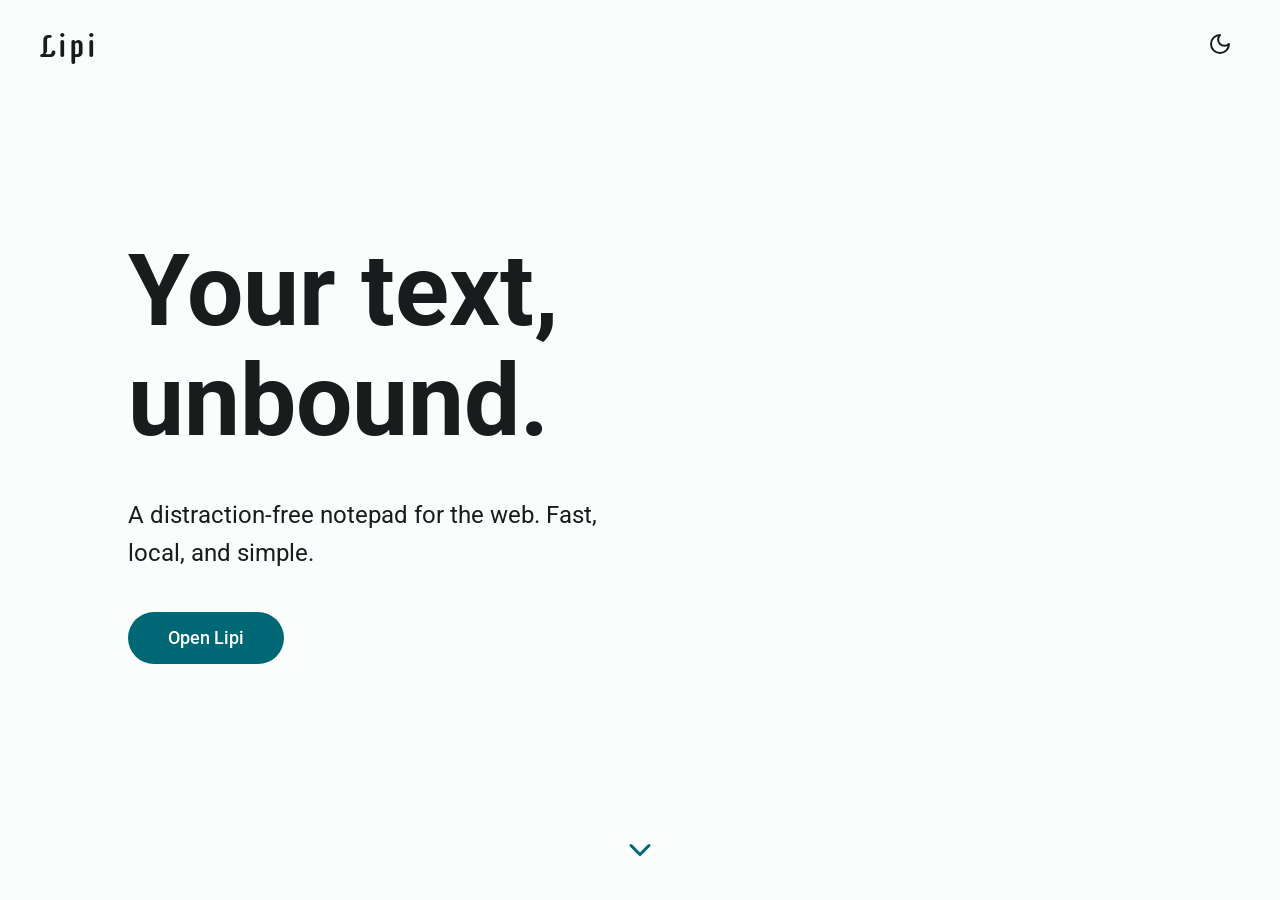
<file: index.html>
<!DOCTYPE html>
<html lang="en">

<head>
    <meta charset="UTF-8">
    <meta name="viewport" content="width=device-width, initial-scale=1.0">
    <title>Lipi | The Web Notepad</title>

    <link rel="preconnect" href="https://fonts.googleapis.com">
    <link rel="preconnect" href="https://fonts.gstatic.com" crossorigin>
    <link
        href="https://fonts.googleapis.com/css2?family=JetBrains+Mono&family=Roboto:wght@400;500;700&family=Supermercado+One&display=swap"
        rel="stylesheet">

    <meta name="theme-color" content="#006874">
    <link rel="icon" type="image/png" href="app/icons/icon.png">
    <link rel="icon" type="image/svg+xml" href="app/icons/icon.svg">
    <link rel="apple-touch-icon" href="app/icons/icon-192.png">
    <link rel="manifest" href="manifest.json">

    <link rel="stylesheet" href="style.css">
    <script src="app/js/sw-register.js"></script>
</head>

<body>

    <header id="main-header">
        <a href="#" class="logo-container">
            <span class="logo-text brand-font">Lipi</span>
            <div class="logo-svg-mask"></div>
        </a>
        <button id="theme-toggle" class="icon-btn" aria-label="Toggle Theme">
            <svg xmlns="http://www.w3.org/2000/svg" width="24" height="24" viewBox="0 0 24 24" fill="none"
                stroke="currentColor" stroke-width="2" stroke-linecap="round" stroke-linejoin="round"
                class="theme-icon">
                <path d="M12 3a6 6 0 0 0 9 9 9 9 0 1 1-9-9Z" />
            </svg>
        </button>
    </header>

    <main class="scroller">

        <section class="snap-section hero-section" id="hero">
            <div class="content">
                <h1 class="brand-hero animate-on-snap">Your text,<br>unbound.</h1>
                <p class="body-large animate-on-snap delay-1">A distraction-free notepad for the web. Fast, local, and
                    simple.</p>
                <div class="button-group animate-on-snap delay-2">
                    <a href="app/app.html" class="btn btn-primary">Open Lipi</a>
                    <button id="install-btn" class="btn btn-secondary" style="display: none;">Install PWA</button>
                </div>
            </div>
            <div class="scroll-indicator">
                <svg xmlns="http://www.w3.org/2000/svg" width="36" height="36" viewBox="0 0 24 24" fill="none"
                    stroke="currentColor" stroke-width="2" stroke-linecap="round" stroke-linejoin="round">
                    <path d="m6 9 6 6 6-6" />
                </svg>
            </div>
        </section>

        <section class="snap-section feature-section alt-bg">
            <div class="content">
                <h2 class="brand-font animate-on-snap">Open. Edit.<br>Leave.</h2>
                <p class="body-large animate-on-snap delay-1">
                    Open a file, make your changes, and move on. No accounts, no uploads, no extra steps. Works across
                    modern browsers, with additional native-like features available on supported browsers.
                    <span class="tooltip-wrapper">
                        <svg xmlns="http://www.w3.org/2000/svg" width="24" height="24" viewBox="0 0 24 24"
                            fill="currentColor" class="info-icon">
                            <path
                                d="M11 17h2v-6h-2v6Zm1-8q.425 0 .713-.288T13 8q0-.425-.288-.713T12 7q-.425 0-.713.288T11 8q0 .425.288.713T12 9Zm0 13q-2.075 0-3.9-.788t-3.175-2.137q-1.35-1.35-2.137-3.175T2 12q0-2.075.788-3.9t2.137-3.175q1.35-1.35 3.175-2.137T12 2q2.075 0 3.9.788t3.175 2.137q1.35 1.35 2.137 3.175T22 12q0 2.075-.788 3.9t-2.137 3.175q-1.35 1.35-3.175 2.137T12 22Zm0-2q3.35 0 5.675-2.325T20 12q0-3.35-2.325-5.675T12 4Q8.65 4 6.325 6.325T4 12q0 3.35 2.325 5.675T12 20Zm0-8Z" />
                        </svg>
                        <span class="m3-tooltip">
                            Direct editing requires the <a
                                href="https://developer.mozilla.org/en-US/docs/Web/API/File_System_API" target="_blank"
                                rel="noopener noreferrer">File System Access API</a>, available on Chromium-based
                            browsers (Chrome, Edge, Opera).
                        </span>
                    </span>
                </p>
            </div>
        </section>

        <section class="snap-section feature-section">
            <div class="content">
                <h2 class="brand-font animate-on-snap">Your files.<br>Any text.</h2>
                <p class="body-large animate-on-snap delay-1">From plain text to Markdown. Anything on the go.</p>
            </div>
        </section>

        <section class="snap-section feature-section alt-bg-2">
            <div class="content">
                <h2 class="brand-font animate-on-snap">Looks right,<br>naturally.</h2>
                <p class="body-large animate-on-snap delay-1">Clean, simple, familiar from the moment you open it.</p>
                <div class="button-group animate-on-snap delay-2" style="margin-top: 2rem;">
                    <a href="app/app.html" class="btn btn-primary">Start Writing</a>
                </div>
            </div>
        </section>

        <footer class="snap-footer alt-bg">
            <div class="footer-content animate-on-snap">
                <div class="footer-logo brand-font">Lipi</div>
                <div class="footer-links">
                    <a href="https://github.com/if-true001/Lipi" target="_blank">Repository</a>
                    <a href="app/app.html">Launch App</a>
                </div>
                <p class="footer-credits label-large">Built for the web. Strictly local.</p>

                <div class="footer-social">
                    <a href="https://github.com/if-true001/Lipi" target="_blank" aria-label="GitHub">
                        <svg xmlns="http://www.w3.org/2000/svg" width="28" height="28" viewBox="0 0 24 24"
                            fill="currentColor">
                            <path
                                d="M12 0c-6.626 0-12 5.373-12 12 0 5.302 3.438 9.8 8.207 11.387.599.111.793-.261.793-.577v-2.234c-3.338.726-4.033-1.416-4.033-1.416-.546-1.387-1.333-1.756-1.333-1.756-1.089-.745.083-.729.083-.729 1.205.084 1.839 1.237 1.839 1.237 1.07 1.834 2.807 1.304 3.492.997.107-.775.418-1.305.762-1.604-2.665-.305-5.467-1.334-5.467-5.931 0-1.311.469-2.381 1.236-3.221-.124-.303-.535-1.524.117-3.176 0 0 1.008-.322 3.301 1.23.957-.266 1.983-.399 3.003-.404 1.02.005 2.047.138 3.006.404 2.291-1.552 3.297-1.23 3.297-1.23.653 1.653.242 2.874.118 3.176.77.84 1.235 1.911 1.235 3.221 0 4.609-2.807 5.624-5.479 5.921.43.372.823 1.102.823 2.222v3.293c0 .319.192.694.801.576 4.765-1.589 8.199-6.086 8.199-11.386 0-6.627-5.373-12-12-12z" />
                        </svg>
                    </a>
                </div>
            </div>
        </footer>

    </main>

    <script src="script.js"></script>
</body>

</html>
</file>
<file: style.css>
:root {
    /* Lipi Light Mode Variables */
    --md-sys-color-primary: #006874; 
    --md-sys-color-on-primary: #ffffff;
    --md-sys-color-primary-container: #97f0ff;
    --md-sys-color-on-primary-container: #001f24;
    --md-sys-color-surface: #fbfdfd;
    --md-sys-color-on-surface: #191c1d; 
    --md-sys-color-surface-container: #eff1f1;
    --md-sys-color-surface-container-high: #e9ecec;
    --md-sys-color-outline: #6f797a;
    
    --md-sys-typescale-display-large-font: 'Roboto', system-ui, -apple-system, sans-serif;
    --editor-font-family: 'JetBrains Mono', 'Courier New', Courier, monospace;
    
    --md-sys-typescale-display-large-size: 57px;
    --md-sys-typescale-label-large-size: 14px;
    --md-sys-shape-corner-full: 9999px;

    /* Motion */
    --transition-snappy: all 0.4s cubic-bezier(0.2, 0, 0, 1);
    --animation-easing: cubic-bezier(0.2, 0, 0, 1);
}

/* Lipi Dark Mode Overrides */
[data-theme="dark"] {
    --md-sys-color-primary: #4fd8eb;
    --md-sys-color-on-primary: #00363d;
    --md-sys-color-primary-container: #004f58;
    --md-sys-color-on-primary-container: #97f0ff;
    --md-sys-color-surface: #191c1d;
    --md-sys-color-on-surface: #e1e3e3; 
    --md-sys-color-surface-container: #2b2e2f;
    --md-sys-color-surface-container-high: #323536;
    --md-sys-color-outline: #899394;
}

@media (prefers-color-scheme: dark) {
    :root:not([data-theme="light"]) {
        --md-sys-color-primary: #4fd8eb;
        --md-sys-color-on-surface: #e1e3e3;
        --md-sys-color-surface-container: #2b2e2f;
        --md-sys-color-surface-container-high: #323536;
    }
}

* { box-sizing: border-box; margin: 0; padding: 0; }
* { scrollbar-width: none; -ms-overflow-style: none; }
::-webkit-scrollbar { display: none; }

/* Base Layout */
html, body {
    width: 100%;
    height: 100dvh;
    background-color: var(--md-sys-color-surface);
    color: var(--md-sys-color-on-surface);
    font-family: var(--md-sys-typescale-display-large-font);
    overflow: hidden;
    transition: background-color 0.3s ease, color 0.3s ease;
}

/* Typography */
.brand-font { font-family: "Supermercado One", cursive !important; letter-spacing: 1px; }
.brand-hero { font-size: clamp(64px, 10vw, 100px); line-height: 1.1; margin: 0 0 40px 0; color: var(--md-sys-color-on-surface); }
.body-large { font-size: 1.5rem; opacity: 0.8; max-width: 500px; margin-bottom: 2.5rem; line-height: 1.6; }
.label-large { font-size: var(--md-sys-typescale-label-large-size); font-weight: 500; text-transform: uppercase; color: var(--md-sys-color-outline); }
h2.brand-font { font-size: clamp(3rem, 6vw, 5rem); line-height: 1.1; margin-bottom: 1.5rem; color: var(--md-sys-color-primary); }

/* --- HEADER & LOGO TRANSITIONS --- */
header {
    position: fixed;
    top: 0;
    left: 0;
    width: 100%;
    padding: 1.5rem 2.5rem;
    display: flex;
    justify-content: space-between;
    align-items: center;
    z-index: 100;
    pointer-events: none; 
}

.logo-container {
    position: relative;
    display: flex;
    align-items: center;
    width: 80px;
    height: 40px;
    text-decoration: none;
    user-select: none;
    -webkit-user-select: none;
    pointer-events: auto; 
}

.logo-text {
    position: absolute;
    left: 0;
    font-size: 2rem;
    color: var(--md-sys-color-on-surface); 
    opacity: 1;
    transform: scale(1);
    transition: opacity 0.4s ease, transform 0.4s ease;
}

.logo-svg-mask {
    position: absolute;
    left: 0;
    width: 32px; 
    height: 32px;
    background-image: url('app/icons/icon-192.png');
    background-size: contain;
    background-repeat: no-repeat;
    background-position: center left;
    opacity: 0;
    transform: scale(0.8);
    transition: opacity 0.4s ease, transform 0.4s ease;
}

header.scrolled .logo-text { opacity: 0; transform: scale(0.8); }
header.scrolled .logo-svg-mask { opacity: 1; transform: scale(1); }

/* Theme Icon */
.icon-btn { 
    background: transparent; 
    border: none; 
    color: var(--md-sys-color-on-surface); 
    cursor: pointer; 
    padding: 0.5rem; 
    border-radius: 50%; 
    transition: var(--transition-snappy); 
    pointer-events: auto; 
}
.icon-btn:hover { background-color: var(--md-sys-color-surface-container); }

/* --- TOOLTIP & INFO ICON (M3 Design) --- */
.tooltip-wrapper {
    position: relative;
    display: inline-flex;
    align-items: center;
    vertical-align: -4px;
    margin-left: 6px;
    cursor: pointer;
    color: var(--md-sys-color-primary);
}

.info-icon {
    transition: color 0.3s ease;
}

.tooltip-wrapper:hover .info-icon {
    color: var(--md-sys-color-on-surface);
}

.m3-tooltip {
    position: absolute;
    bottom: 140%;
    left: 50%;
    transform: translateX(-50%) scale(0.9);
    transform-origin: bottom center;
    width: 260px;
    padding: 12px 16px;
    background-color: var(--md-sys-color-surface-container-high);
    color: var(--md-sys-color-on-surface);
    font-size: 0.95rem;
    font-weight: 400;
    line-height: 1.4;
    border-radius: 12px;
    box-shadow: 0 4px 12px rgba(0,0,0,0.15), 0 1px 3px rgba(0,0,0,0.1);
    opacity: 0;
    pointer-events: none;
    transition: opacity 0.2s cubic-bezier(0.2, 0, 0, 1), transform 0.2s cubic-bezier(0.2, 0, 0, 1);
    z-index: 10;
}

.m3-tooltip::after {
    content: '';
    position: absolute;
    top: 100%;
    left: 50%;
    transform: translateX(-50%);
    border-width: 6px;
    border-style: solid;
    border-color: var(--md-sys-color-surface-container-high) transparent transparent transparent;
}

.tooltip-wrapper:hover .m3-tooltip {
    opacity: 1;
    transform: translateX(-50%) scale(1);
    pointer-events: auto;
}

.m3-tooltip a {
    color: var(--md-sys-color-primary);
    text-decoration: underline;
}

@media (max-width: 600px) {
    .m3-tooltip {
        left: auto;
        right: -10px;
        transform: scale(0.9);
        transform-origin: bottom right; 
    }
    
    .tooltip-wrapper:hover .m3-tooltip {
        transform: scale(1); 
    }
    
    .m3-tooltip::after {
        left: auto;
        right: 18px; 
        transform: none;
    }
}

/* Snapping */
.scroller { height: 100dvh; overflow-y: scroll; scroll-snap-type: y mandatory; scroll-behavior: smooth; }
.snap-section { height: 100dvh; width: 100vw; scroll-snap-align: start; display: flex; flex-direction: column; justify-content: center; padding: 0 10%; position: relative; }
.alt-bg { background-color: var(--md-sys-color-surface-container); }
.alt-bg-2 { background-color: var(--md-sys-color-surface-container-high); }
.content { max-width: 800px; }

/* Buttons */
.button-group { display: flex; gap: 1rem; flex-wrap: wrap; }
.btn { font-family: var(--md-sys-typescale-display-large-font); font-weight: 500; font-size: 1.1rem; padding: 1rem 2.5rem; border-radius: var(--md-sys-shape-corner-full); border: none; cursor: pointer; text-decoration: none; transition: var(--transition-snappy); display: inline-flex; align-items: center; justify-content: center; user-select: none; -webkit-user-select: none; }
.btn-primary { background-color: var(--md-sys-color-primary); color: var(--md-sys-color-on-primary); }
.btn-primary:hover { transform: scale(1.05); }
.btn-secondary { background-color: var(--md-sys-color-primary-container); color: var(--md-sys-color-on-primary-container); }
.btn-secondary:hover { transform: scale(1.05); }

/* Indicator */
.scroll-indicator { position: absolute; bottom: 2rem; left: 50%; transform: translateX(-50%); color: var(--md-sys-color-primary); animation: bounce 2s infinite; pointer-events: none; display: flex; align-items: center; justify-content: center; }
@keyframes bounce { 0%, 20%, 50%, 80%, 100% { transform: translateY(0) translateX(-50%); } 40% { transform: translateY(-15px) translateX(-50%); } 60% { transform: translateY(-7px) translateX(-50%); } }

/* Footer */
.snap-footer { min-height: 40dvh; width: 100vw; scroll-snap-align: end; display: flex; flex-direction: column; justify-content: center; align-items: center; padding: 4rem 10%; text-align: center; }
.footer-logo { font-size: 3rem; margin-bottom: 1rem; color: var(--md-sys-color-on-surface); user-select: none; -webkit-user-select: none; }
.footer-links { display: flex; gap: 2rem; margin-bottom: 2rem; }
.footer-links a { color: var(--md-sys-color-primary); text-decoration: none; font-weight: 500; font-size: 1.2rem; transition: var(--transition-snappy); }
.footer-links a:hover { opacity: 0.8; }

/* GitHub Icon Footer */
.footer-social {
    margin-top: 1.5rem;
    display: flex;
    justify-content: center;
}

.footer-social a {
    color: var(--md-sys-color-outline);
    transition: color 0.3s ease, transform 0.3s ease;
}

.footer-social a:hover {
    color: var(--md-sys-color-primary);
    transform: scale(1.1);
}

/* Animations */
.animate-on-snap { opacity: 0; transform: translateY(40px); transition: opacity 0.8s var(--animation-easing), transform 0.8s var(--animation-easing); }
.animate-on-snap.in-view { opacity: 1; transform: translateY(0); }
.delay-1 { transition-delay: 0.1s; }
.delay-2 { transition-delay: 0.2s; }
</file>
